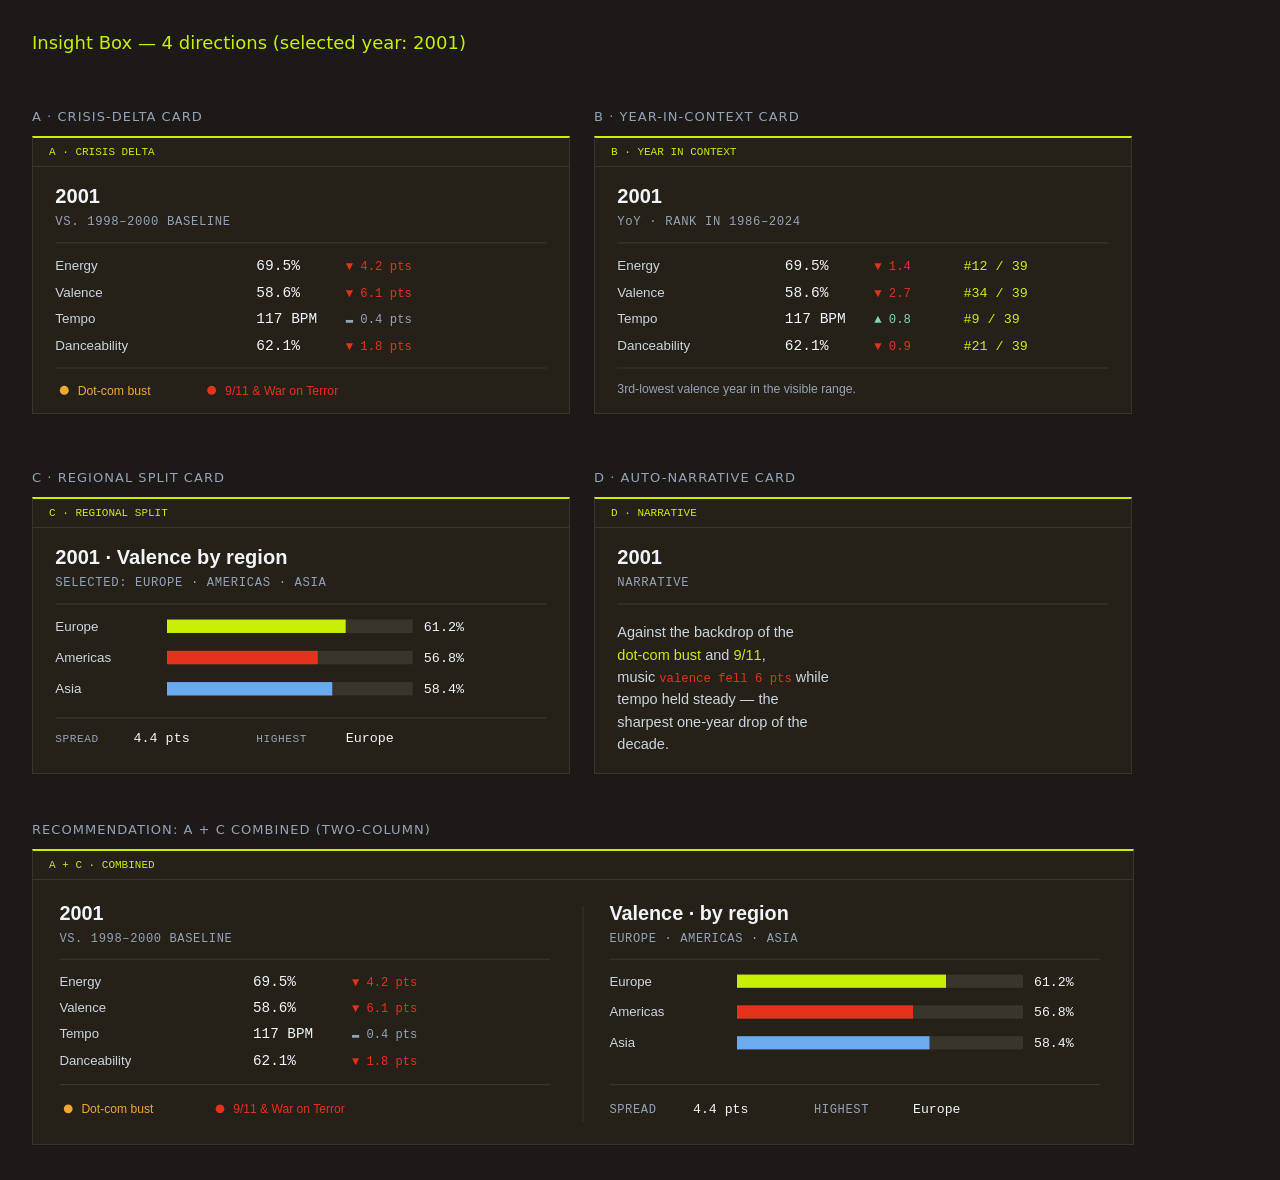
<file: insight-box-mockups.html>
<!DOCTYPE html>
<html lang="en">
<head>
<meta charset="UTF-8" />
<title>Insight Box Mockups</title>
<style>
  body {
    margin: 0;
    padding: 32px;
    background: #1c1916;
    color: #f1f5f9;
    font-family: Inter, system-ui, sans-serif;
  }
  h1 { font-size: 18px; margin: 0 0 24px; font-weight: 500; color: #c8f000; }
  h2 { font-size: 13px; margin: 32px 0 12px; color: #94a3b8; text-transform: uppercase; letter-spacing: 0.08em; font-weight: 500; }
  .grid { display: grid; grid-template-columns: 1fr 1fr; gap: 24px; max-width: 1100px; }
  .mock { background: #252018; border: 1px solid #3a352c; border-top: 2px solid #c8f000; padding: 0; }
  .mock-label { font-size: 11px; color: #c8f000; padding: 8px 16px; border-bottom: 1px solid #3a352c; font-family: 'JetBrains Mono', monospace; }
  svg { display: block; width: 100%; height: auto; }
</style>
</head>
<body>
<h1>Insight Box — 4 directions (selected year: 2001)</h1>

<div class="grid">

  <!-- A. CRISIS DELTA -->
  <div>
    <h2>A · Crisis-delta card</h2>
    <div class="mock">
      <div class="mock-label">A · CRISIS DELTA</div>
      <svg viewBox="0 0 480 220" xmlns="http://www.w3.org/2000/svg">
        <style>
          .title { font: 600 16px Inter, sans-serif; fill: #f1f5f9; }
          .sub   { font: 500 11px 'JetBrains Mono', monospace; fill: #94a3b8; letter-spacing: 0.05em; }
          .label { font: 400 12px Inter, sans-serif; fill: #cbd5e1; }
          .val   { font: 500 13px 'JetBrains Mono', monospace; fill: #f1f5f9; }
          .down  { font: 500 11px 'JetBrains Mono', monospace; fill: #e5321c; }
          .flat  { font: 500 11px 'JetBrains Mono', monospace; fill: #94a3b8; }
          .note  { font: 400 11px Inter, sans-serif; fill: #94a3b8; }
          .crisis{ font: 500 11px Inter, sans-serif; fill: #e5321c; }
        </style>
        <text x="20" y="32" class="title">2001</text>
        <text x="20" y="52" class="sub">VS. 1998–2000 BASELINE</text>

        <line x1="20" x2="460" y1="68" y2="68" stroke="#3a352c" stroke-width="1"/>

        <text x="20"  y="92"  class="label">Energy</text>
        <text x="200" y="92"  class="val">69.5%</text>
        <text x="280" y="92"  class="down">▼ 4.2 pts</text>

        <text x="20"  y="116" class="label">Valence</text>
        <text x="200" y="116" class="val">58.6%</text>
        <text x="280" y="116" class="down">▼ 6.1 pts</text>

        <text x="20"  y="140" class="label">Tempo</text>
        <text x="200" y="140" class="val">117 BPM</text>
        <text x="280" y="140" class="flat">▬ 0.4 pts</text>

        <text x="20"  y="164" class="label">Danceability</text>
        <text x="200" y="164" class="val">62.1%</text>
        <text x="280" y="164" class="down">▼ 1.8 pts</text>

        <line x1="20" x2="460" y1="180" y2="180" stroke="#3a352c" stroke-width="1"/>
        <circle cx="28" cy="200" r="4" fill="#f0a830"/>
        <text x="40" y="204" class="crisis" style="fill:#f0a830">Dot-com bust</text>
        <circle cx="160" cy="200" r="4" fill="#e5321c"/>
        <text x="172" y="204" class="crisis">9/11 &amp; War on Terror</text>
      </svg>
    </div>
  </div>

  <!-- B. YEAR IN CONTEXT -->
  <div>
    <h2>B · Year-in-context card</h2>
    <div class="mock">
      <div class="mock-label">B · YEAR IN CONTEXT</div>
      <svg viewBox="0 0 480 220" xmlns="http://www.w3.org/2000/svg">
        <style>
          .title { font: 600 16px Inter, sans-serif; fill: #f1f5f9; }
          .sub   { font: 500 11px 'JetBrains Mono', monospace; fill: #94a3b8; letter-spacing: 0.05em; }
          .label { font: 400 12px Inter, sans-serif; fill: #cbd5e1; }
          .val   { font: 500 13px 'JetBrains Mono', monospace; fill: #f1f5f9; }
          .down  { font: 500 11px 'JetBrains Mono', monospace; fill: #e5321c; }
          .up    { font: 500 11px 'JetBrains Mono', monospace; fill: #82d4be; }
          .rank  { font: 500 12px 'JetBrains Mono', monospace; fill: #c8f000; }
          .note  { font: 400 11px Inter, sans-serif; fill: #94a3b8; }
        </style>
        <text x="20" y="32" class="title">2001</text>
        <text x="20" y="52" class="sub">YoY · RANK IN 1986–2024</text>

        <line x1="20" x2="460" y1="68" y2="68" stroke="#3a352c" stroke-width="1"/>

        <text x="20"  y="92"  class="label">Energy</text>
        <text x="170" y="92"  class="val">69.5%</text>
        <text x="250" y="92"  class="down">▼ 1.4</text>
        <text x="330" y="92"  class="rank">#12 / 39</text>

        <text x="20"  y="116" class="label">Valence</text>
        <text x="170" y="116" class="val">58.6%</text>
        <text x="250" y="116" class="down">▼ 2.7</text>
        <text x="330" y="116" class="rank">#34 / 39</text>

        <text x="20"  y="140" class="label">Tempo</text>
        <text x="170" y="140" class="val">117 BPM</text>
        <text x="250" y="140" class="up">▲ 0.8</text>
        <text x="330" y="140" class="rank">#9 / 39</text>

        <text x="20"  y="164" class="label">Danceability</text>
        <text x="170" y="164" class="val">62.1%</text>
        <text x="250" y="164" class="down">▼ 0.9</text>
        <text x="330" y="164" class="rank">#21 / 39</text>

        <line x1="20" x2="460" y1="180" y2="180" stroke="#3a352c" stroke-width="1"/>
        <text x="20" y="202" class="note">3rd-lowest valence year in the visible range.</text>
      </svg>
    </div>
  </div>

  <!-- C. REGIONAL SPLIT -->
  <div>
    <h2>C · Regional split card</h2>
    <div class="mock">
      <div class="mock-label">C · REGIONAL SPLIT</div>
      <svg viewBox="0 0 480 220" xmlns="http://www.w3.org/2000/svg">
        <style>
          .title { font: 600 16px Inter, sans-serif; fill: #f1f5f9; }
          .sub   { font: 500 11px 'JetBrains Mono', monospace; fill: #94a3b8; letter-spacing: 0.05em; }
          .reg   { font: 400 12px Inter, sans-serif; fill: #cbd5e1; }
          .v     { font: 500 12px 'JetBrains Mono', monospace; fill: #f1f5f9; }
          .head  { font: 500 10px 'JetBrains Mono', monospace; fill: #94a3b8; letter-spacing: 0.05em; }
        </style>
        <text x="20" y="32" class="title">2001 · Valence by region</text>
        <text x="20" y="52" class="sub">SELECTED: EUROPE · AMERICAS · ASIA</text>

        <line x1="20" x2="460" y1="68" y2="68" stroke="#3a352c" stroke-width="1"/>

        <!-- Bars -->
        <text x="20" y="92" class="reg">Europe</text>
        <rect x="120" y="82" width="220" height="12" fill="#3a352c"/>
        <rect x="120" y="82" width="160" height="12" fill="#c8f000"/>
        <text x="350" y="92" class="v">61.2%</text>

        <text x="20" y="120" class="reg">Americas</text>
        <rect x="120" y="110" width="220" height="12" fill="#3a352c"/>
        <rect x="120" y="110" width="135" height="12" fill="#e5321c"/>
        <text x="350" y="120" class="v">56.8%</text>

        <text x="20" y="148" class="reg">Asia</text>
        <rect x="120" y="138" width="220" height="12" fill="#3a352c"/>
        <rect x="120" y="138" width="148" height="12" fill="#6aabf0"/>
        <text x="350" y="148" class="v">58.4%</text>

        <line x1="20" x2="460" y1="170" y2="170" stroke="#3a352c" stroke-width="1"/>
        <text x="20" y="192" class="head">SPREAD</text>
        <text x="90" y="192" class="v">4.4 pts</text>
        <text x="200" y="192" class="head">HIGHEST</text>
        <text x="280" y="192" class="v">Europe</text>
      </svg>
    </div>
  </div>

  <!-- D. AUTO NARRATIVE -->
  <div>
    <h2>D · Auto-narrative card</h2>
    <div class="mock">
      <div class="mock-label">D · NARRATIVE</div>
      <svg viewBox="0 0 480 220" xmlns="http://www.w3.org/2000/svg">
        <style>
          .title { font: 600 16px Inter, sans-serif; fill: #f1f5f9; }
          .sub   { font: 500 11px 'JetBrains Mono', monospace; fill: #94a3b8; letter-spacing: 0.05em; }
          .body  { font: 400 13px Inter, sans-serif; fill: #cbd5e1; }
          .accent{ font: 500 13px Inter, sans-serif; fill: #c8f000; }
          .down  { font: 500 13px Inter, sans-serif; fill: #e5321c; }
        </style>
        <text x="20" y="32" class="title">2001</text>
        <text x="20" y="52" class="sub">NARRATIVE</text>

        <line x1="20" x2="460" y1="68" y2="68" stroke="#3a352c" stroke-width="1"/>

        <text x="20" y="98" class="body">Against the backdrop of the</text>
        <text x="20" y="118"><tspan class="accent">dot-com bust</tspan><tspan class="body"> and </tspan><tspan class="accent">9/11</tspan><tspan class="body">,</tspan></text>
        <text x="20" y="138"><tspan class="body">music </tspan><tspan class="down">valence fell 6 pts</tspan><tspan class="body"> while</tspan></text>
        <text x="20" y="158" class="body">tempo held steady — the </text>
        <text x="20" y="178" class="body">sharpest one-year drop of the </text>
        <text x="20" y="198" class="body">decade.</text>
      </svg>
    </div>
  </div>

</div>

<h2 style="margin-top:48px">Recommendation: A + C combined (two-column)</h2>
<div class="mock" style="max-width:1100px;">
  <div class="mock-label">A + C · COMBINED</div>
  <svg viewBox="0 0 1000 240" xmlns="http://www.w3.org/2000/svg">
    <style>
      .title { font: 600 18px Inter, sans-serif; fill: #f1f5f9; }
      .sub   { font: 500 11px 'JetBrains Mono', monospace; fill: #94a3b8; letter-spacing: 0.05em; }
      .label { font: 400 12px Inter, sans-serif; fill: #cbd5e1; }
      .val   { font: 500 13px 'JetBrains Mono', monospace; fill: #f1f5f9; }
      .down  { font: 500 11px 'JetBrains Mono', monospace; fill: #e5321c; }
      .flat  { font: 500 11px 'JetBrains Mono', monospace; fill: #94a3b8; }
      .crisis{ font: 500 11px Inter, sans-serif; fill: #e5321c; }
      .v     { font: 500 12px 'JetBrains Mono', monospace; fill: #f1f5f9; }
      .reg   { font: 400 12px Inter, sans-serif; fill: #cbd5e1; }
    </style>
    <!-- Left column: crisis delta -->
    <text x="24" y="36" class="title">2001</text>
    <text x="24" y="56" class="sub">VS. 1998–2000 BASELINE</text>
    <line x1="24" x2="470" y1="72" y2="72" stroke="#3a352c"/>
    <text x="24"  y="96"  class="label">Energy</text>
    <text x="200" y="96"  class="val">69.5%</text>
    <text x="290" y="96"  class="down">▼ 4.2 pts</text>
    <text x="24"  y="120" class="label">Valence</text>
    <text x="200" y="120" class="val">58.6%</text>
    <text x="290" y="120" class="down">▼ 6.1 pts</text>
    <text x="24"  y="144" class="label">Tempo</text>
    <text x="200" y="144" class="val">117 BPM</text>
    <text x="290" y="144" class="flat">▬ 0.4 pts</text>
    <text x="24"  y="168" class="label">Danceability</text>
    <text x="200" y="168" class="val">62.1%</text>
    <text x="290" y="168" class="down">▼ 1.8 pts</text>
    <line x1="24" x2="470" y1="186" y2="186" stroke="#3a352c"/>
    <circle cx="32" cy="208" r="4" fill="#f0a830"/>
    <text x="44" y="212" class="crisis" style="fill:#f0a830">Dot-com bust</text>
    <circle cx="170" cy="208" r="4" fill="#e5321c"/>
    <text x="182" y="212" class="crisis">9/11 &amp; War on Terror</text>

    <!-- Divider -->
    <line x1="500" x2="500" y1="24" y2="220" stroke="#3a352c"/>

    <!-- Right column: regional split -->
    <text x="524" y="36" class="title">Valence · by region</text>
    <text x="524" y="56" class="sub">EUROPE · AMERICAS · ASIA</text>
    <line x1="524" x2="970" y1="72" y2="72" stroke="#3a352c"/>

    <text x="524" y="96" class="reg">Europe</text>
    <rect x="640" y="86" width="260" height="12" fill="#3a352c"/>
    <rect x="640" y="86" width="190" height="12" fill="#c8f000"/>
    <text x="910" y="96" class="v">61.2%</text>

    <text x="524" y="124" class="reg">Americas</text>
    <rect x="640" y="114" width="260" height="12" fill="#3a352c"/>
    <rect x="640" y="114" width="160" height="12" fill="#e5321c"/>
    <text x="910" y="124" class="v">56.8%</text>

    <text x="524" y="152" class="reg">Asia</text>
    <rect x="640" y="142" width="260" height="12" fill="#3a352c"/>
    <rect x="640" y="142" width="175" height="12" fill="#6aabf0"/>
    <text x="910" y="152" class="v">58.4%</text>

    <line x1="524" x2="970" y1="186" y2="186" stroke="#3a352c"/>
    <text x="524" y="212" class="sub">SPREAD</text>
    <text x="600" y="212" class="v">4.4 pts</text>
    <text x="710" y="212" class="sub">HIGHEST</text>
    <text x="800" y="212" class="v">Europe</text>
  </svg>
</div>

</body>
</html>
</file>
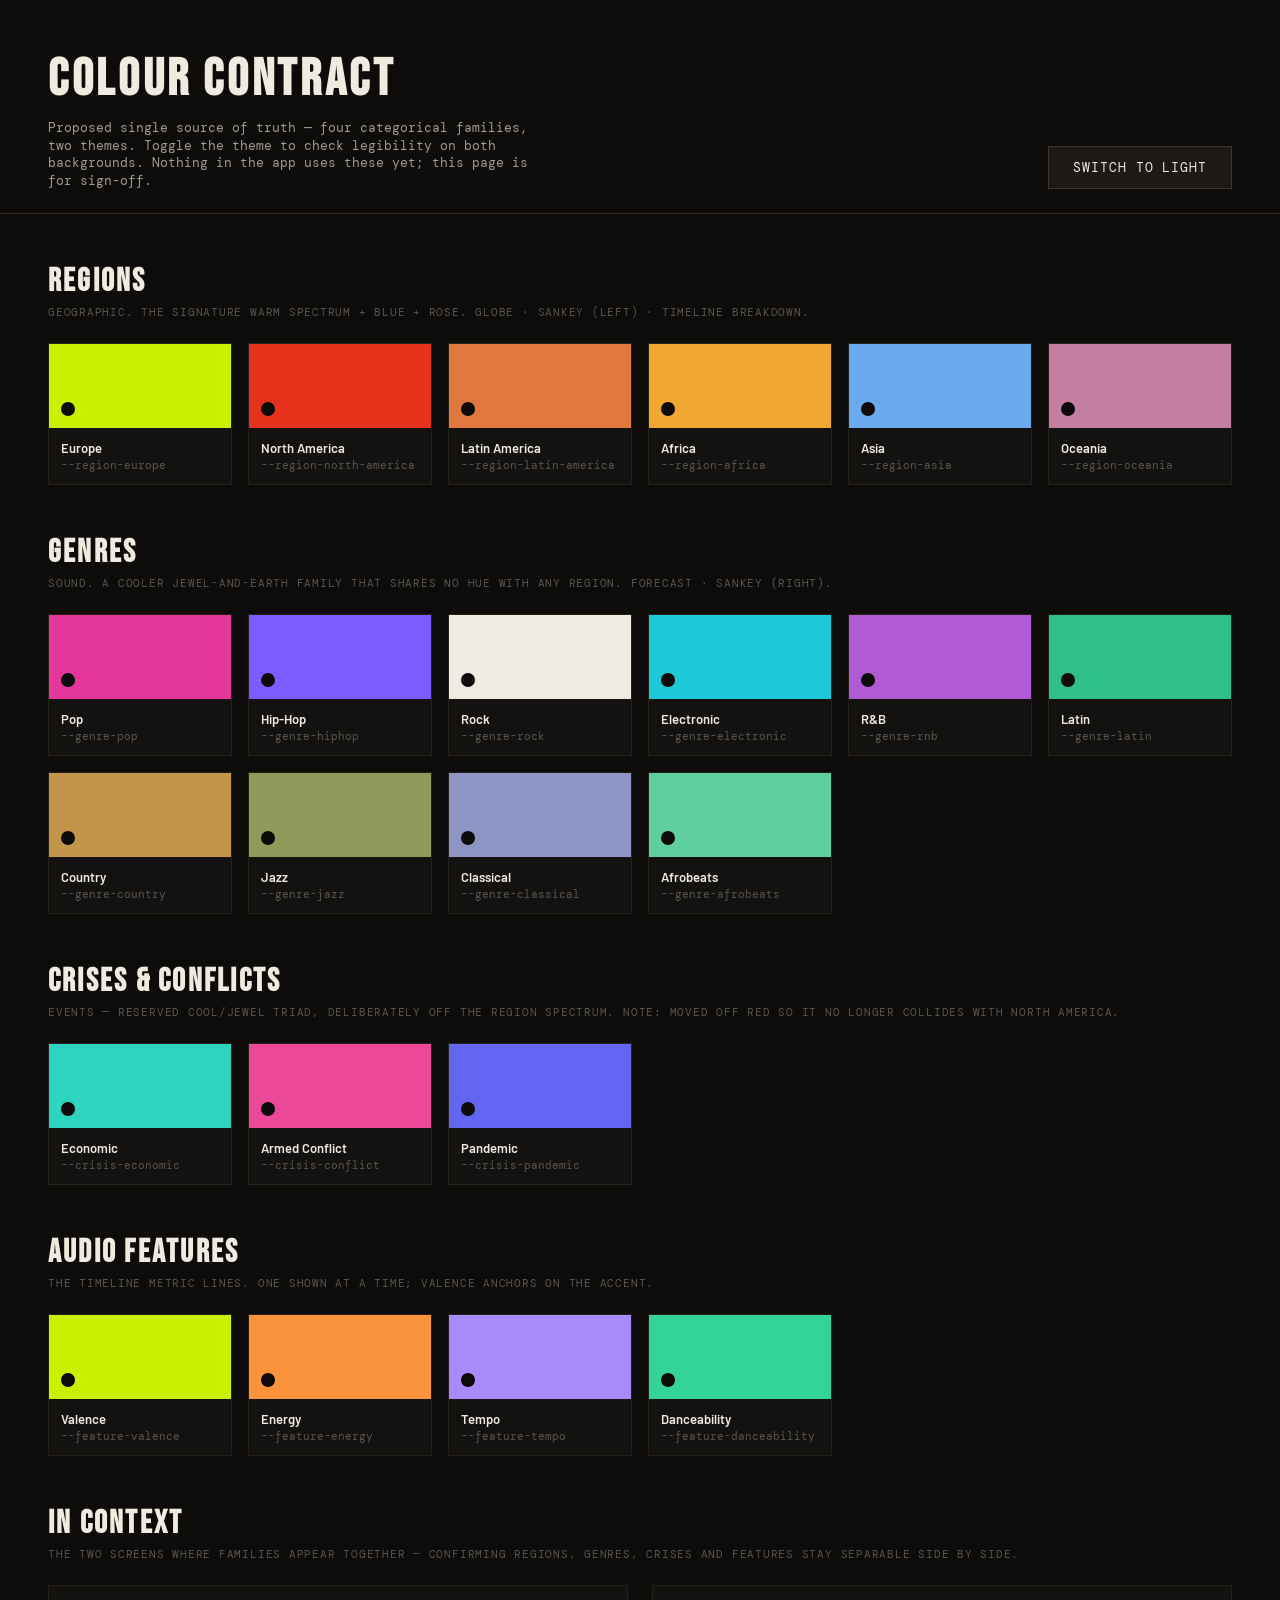
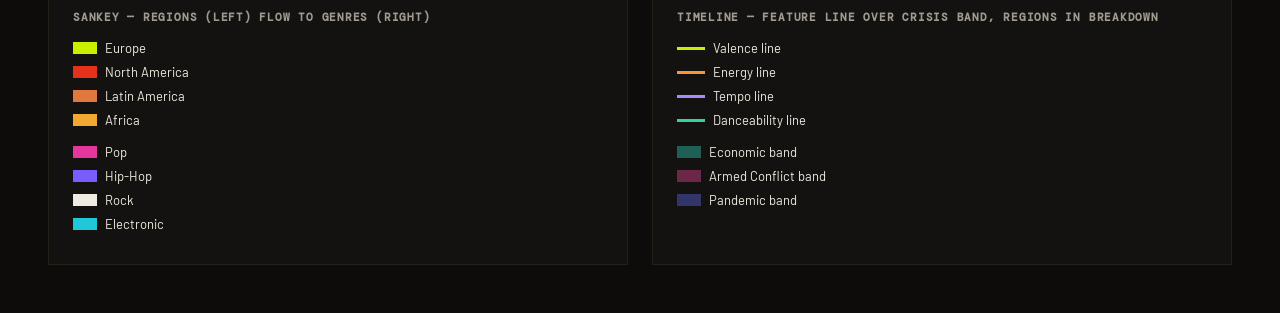
<file: palette.html>
<!DOCTYPE html>
<html lang="en">
<head>
<meta charset="UTF-8">
<meta name="viewport" content="width=device-width, initial-scale=1.0">
<title>Colour Contract — The Roots of Rhythm</title>
<link rel="icon" href="favicon.svg">
<link rel="stylesheet" href="css/variables.css">
<style>
  /* ──────────────────────────────────────────────────────────────
     PROPOSED CATEGORICAL TOKENS — review copy.
     These live here for visual sign-off only. Once approved they
     move into css/variables.css (:root + .light-mode) and become
     the single source of truth that every page's JS reads.
     ────────────────────────────────────────────────────────────── */
  :root {
    /* Regions (6) */
    --region-europe:        #c8f000;
    --region-north-america: #e5321c;
    --region-latin-america: #e07840;
    --region-africa:        #f0a830;
    --region-asia:          #6aabf0;
    --region-oceania:       #c47fa0;

    /* Genres (10) — own family, no hue shared with any region */
    --genre-pop:        #e5379b;  /* magenta  (was acid = Europe) */
    --genre-hiphop:     #7b5cff;  /* violet   (was red  = N. America) */
    --genre-rock:       #f0ebe0;  /* cream — neutral, theme-aware */
    --genre-electronic: #1fc8d8;  /* cyan */
    --genre-rnb:        #b15ad6;  /* plum */
    --genre-latin:      #2fbf8a;  /* emerald */
    --genre-country:    #c2954a;  /* wheat */
    --genre-jazz:       #8f9a5b;  /* olive */
    --genre-classical:  #8e94c4;  /* periwinkle */
    --genre-afrobeats:  #5fcf9e;  /* mint */

    /* Crises (3) — reserved cool/jewel family, off the region spectrum */
    --crisis-economic:  #2dd4bf;
    --crisis-conflict:  #ec4899;
    --crisis-pandemic:  #6366f1;

    /* Audio features (4) — the timeline metric lines */
    --feature-valence:      #c8f000;
    --feature-energy:       #fb923c;
    --feature-tempo:        #a78bfa;
    --feature-danceability: #34d399;
  }

  .light-mode {
    --region-europe:        #5c7400;
    --region-north-america: #c52d18;
    --region-latin-america: #bf5a22;
    --region-africa:        #aa7212;
    --region-asia:          #2f72c2;
    --region-oceania:       #9d4f78;

    --genre-pop:        #b81f70;  /* magenta */
    --genre-hiphop:     #5634c9;  /* violet */
    --genre-rock:       #4a4540;  /* charcoal */
    --genre-electronic: #0d8d9c;  /* cyan */
    --genre-rnb:        #843aa8;  /* plum */
    --genre-latin:      #15875f;  /* emerald */
    --genre-country:    #8a6526;  /* wheat */
    --genre-jazz:       #5f6a36;  /* olive */
    --genre-classical:  #565c8a;  /* periwinkle */
    --genre-afrobeats:  #1f8a63;  /* mint */

    --crisis-economic:  #0d8073;
    --crisis-conflict:  #b32568;
    --crisis-pandemic:  #4b45c0;

    --feature-valence:      #5c7400;
    --feature-energy:       #c75a10;
    --feature-tempo:        #6b3fd4;
    --feature-danceability: #0f8a5f;
  }

  * { box-sizing: border-box; }
  body {
    margin: 0;
    background: var(--bg-base);
    color: var(--text-primary);
    font-family: var(--font-body);
    transition: background var(--t-base), color var(--t-base);
  }

  header {
    padding: var(--sp-12) var(--sp-12) var(--sp-6);
    border-bottom: 1px solid var(--rule);
    display: flex;
    align-items: flex-end;
    justify-content: space-between;
    gap: var(--sp-6);
    flex-wrap: wrap;
  }
  h1 {
    font-family: var(--font-display);
    font-size: var(--size-2xl);
    letter-spacing: var(--tracking-wide);
    margin: 0 0 var(--sp-2);
    color: var(--text-primary);
  }
  .sub {
    font-family: var(--font-mono);
    font-size: var(--size-sm);
    color: var(--text-secondary);
    max-width: 60ch;
    line-height: var(--leading-snug);
  }

  .toggle {
    font-family: var(--font-mono);
    font-size: var(--size-sm);
    letter-spacing: var(--tracking-wide);
    text-transform: uppercase;
    background: var(--bg-elevated);
    color: var(--text-primary);
    border: 1px solid var(--rule-light);
    padding: var(--sp-3) var(--sp-6);
    cursor: pointer;
    transition: all var(--t-fast);
    white-space: nowrap;
  }
  .toggle:hover { border-color: var(--acid); color: var(--acid); }

  main { padding: var(--sp-12); display: flex; flex-direction: column; gap: var(--sp-12); }

  section h2 {
    font-family: var(--font-display);
    font-size: var(--size-xl);
    letter-spacing: var(--tracking-wide);
    margin: 0 0 var(--sp-1);
  }
  section .note {
    font-family: var(--font-mono);
    font-size: var(--size-xs);
    color: var(--text-muted);
    margin: 0 0 var(--sp-6);
    letter-spacing: var(--tracking-wide);
    text-transform: uppercase;
  }

  .swatches {
    display: grid;
    grid-template-columns: repeat(auto-fill, minmax(180px, 1fr));
    gap: var(--sp-4);
  }
  .swatch {
    border: 1px solid var(--border);
    background: var(--bg-surface);
  }
  .chip {
    height: 84px;
    display: flex;
    align-items: flex-end;
    padding: var(--sp-3);
  }
  .chip .dot {
    width: 14px; height: 14px; border-radius: 50%;
    background: var(--bg-base);
    border: 2px solid rgba(0,0,0,0.25);
  }
  .meta { padding: var(--sp-3); }
  .meta .name {
    font-family: var(--font-body);
    font-weight: var(--weight-semibold);
    font-size: var(--size-sm);
  }
  .meta .token {
    font-family: var(--font-mono);
    font-size: var(--size-xs);
    color: var(--text-muted);
    margin-top: 2px;
  }

  /* On-chart context: a tiny demo showing the families in their real roles */
  .demo {
    display: grid;
    grid-template-columns: repeat(auto-fit, minmax(280px, 1fr));
    gap: var(--sp-6);
    margin-top: var(--sp-6);
  }
  .demo .card {
    border: 1px solid var(--border);
    background: var(--bg-surface);
    padding: var(--sp-6);
  }
  .demo .card h3 {
    font-family: var(--font-mono);
    font-size: var(--size-xs);
    text-transform: uppercase;
    letter-spacing: var(--tracking-wide);
    color: var(--text-secondary);
    margin: 0 0 var(--sp-4);
  }
  .legend-row { display: flex; align-items: center; gap: var(--sp-2); font-size: var(--size-sm); margin-bottom: var(--sp-2); }
  .legend-row .sq { width: 24px; height: 12px; }
  .legend-row .ln { width: 28px; height: 3px; }
</style>
</head>
<body>
<header>
  <div>
    <h1>Colour Contract</h1>
    <div class="sub">Proposed single source of truth — four categorical families, two themes. Toggle the theme to check legibility on both backgrounds. Nothing in the app uses these yet; this page is for sign-off.</div>
  </div>
  <button class="toggle" id="themeBtn">Switch to light</button>
</header>

<main>
  <section>
    <h2>Regions</h2>
    <p class="note">Geographic. The signature warm spectrum + blue + rose. Globe · Sankey (left) · Timeline breakdown.</p>
    <div class="swatches" id="regions"></div>
  </section>

  <section>
    <h2>Genres</h2>
    <p class="note">Sound. A cooler jewel-and-earth family that shares no hue with any region. Forecast · Sankey (right).</p>
    <div class="swatches" id="genres"></div>
  </section>

  <section>
    <h2>Crises &amp; Conflicts</h2>
    <p class="note">Events — reserved cool/jewel triad, deliberately off the region spectrum. Note: moved off red so it no longer collides with North America.</p>
    <div class="swatches" id="crises"></div>
  </section>

  <section>
    <h2>Audio features</h2>
    <p class="note">The timeline metric lines. One shown at a time; valence anchors on the accent.</p>
    <div class="swatches" id="features"></div>
  </section>

  <section>
    <h2>In context</h2>
    <p class="note">The two screens where families appear together — confirming regions, genres, crises and features stay separable side by side.</p>
    <div class="demo">
      <div class="card">
        <h3>Sankey — regions (left) flow to genres (right)</h3>
        <div id="demoSankey"></div>
      </div>
      <div class="card">
        <h3>Timeline — feature line over crisis band, regions in breakdown</h3>
        <div id="demoTimeline"></div>
      </div>
    </div>
  </section>
</main>

<script>
  const FAMILIES = {
    regions: [
      ['Europe', '--region-europe'], ['North America', '--region-north-america'],
      ['Latin America', '--region-latin-america'], ['Africa', '--region-africa'],
      ['Asia', '--region-asia'], ['Oceania', '--region-oceania'],
    ],
    genres: [
      ['Pop', '--genre-pop'], ['Hip-Hop', '--genre-hiphop'], ['Rock', '--genre-rock'],
      ['Electronic', '--genre-electronic'], ['R&B', '--genre-rnb'], ['Latin', '--genre-latin'],
      ['Country', '--genre-country'], ['Jazz', '--genre-jazz'], ['Classical', '--genre-classical'],
      ['Afrobeats', '--genre-afrobeats'],
    ],
    crises: [
      ['Economic', '--crisis-economic'], ['Armed Conflict', '--crisis-conflict'], ['Pandemic', '--crisis-pandemic'],
    ],
    features: [
      ['Valence', '--feature-valence'], ['Energy', '--feature-energy'],
      ['Tempo', '--feature-tempo'], ['Danceability', '--feature-danceability'],
    ],
  };

  function render(id, items) {
    const root = document.getElementById(id);
    root.innerHTML = items.map(([name, token]) => `
      <div class="swatch">
        <div class="chip" style="background:var(${token})"><span class="dot"></span></div>
        <div class="meta"><div class="name">${name}</div><div class="token">${token}</div></div>
      </div>`).join('');
  }
  Object.entries(FAMILIES).forEach(([id, items]) => render(id, items));

  // contextual demos
  document.getElementById('demoSankey').innerHTML =
    FAMILIES.regions.slice(0,4).map(([n,t]) => `<div class="legend-row"><span class="sq" style="background:var(${t})"></span>${n}</div>`).join('')
    + '<div style="height:8px"></div>'
    + FAMILIES.genres.slice(0,4).map(([n,t]) => `<div class="legend-row"><span class="sq" style="background:var(${t})"></span>${n}</div>`).join('');

  document.getElementById('demoTimeline').innerHTML =
    FAMILIES.features.map(([n,t]) => `<div class="legend-row"><span class="ln" style="background:var(${t})"></span>${n} line</div>`).join('')
    + '<div style="height:8px"></div>'
    + FAMILIES.crises.map(([n,t]) => `<div class="legend-row"><span class="sq" style="background:var(${t});opacity:.4"></span>${n} band</div>`).join('');

  const btn = document.getElementById('themeBtn');
  btn.addEventListener('click', () => {
    document.body.classList.toggle('light-mode');
    document.documentElement.classList.toggle('light-mode');
    const light = document.body.classList.contains('light-mode');
    btn.textContent = light ? 'Switch to dark' : 'Switch to light';
  });
</script>
</body>
</html>
</file>
<file: css/variables.css>
/**
 * variables.css — Dead Wax Design System
 * The Roots of Rhythm
 *
 * Aesthetic: Concert poster meets data journal.
 * Warm darks, single acid accent, editorial typography, no rounded corners.
 */

@import url('https://fonts.googleapis.com/css2?family=Bebas+Neue&family=DM+Mono:ital,wght@0,300;0,400;0,500;1,300&family=Barlow:ital,wght@0,300;0,400;0,500;0,600;0,700;1,300;1,400&display=swap');

:root {
  /* ─── Backgrounds (warm darks — not cold blue-black) ─────── */
  --bg-base:     #0e0c0a;
  --bg-surface:  #141210;
  --bg-elevated: #1c1916;
  --bg-inset:    #0a0908;
  --globe-base:  #0e0c0a; /* network-map sphere fill — matches bg in dark mode */
  --globe-atmo:  #7a6f5e; /* network-map atmosphere halo */

  /* ─── THE Accent — acid chartreuse. One colour. Use sparingly. ── */
  --acid:        #c8f000;
  --acid-dim:    rgba(200, 240, 0, 0.08);
  --acid-mid:    rgba(200, 240, 0, 0.22);
  --acid-border: rgba(200, 240, 0, 0.35);

  /* ─── Supporting palette ─────────────────────────────────── */
  --red:         #e5321c;
  --red-dim:     rgba(229, 50, 28, 0.10);
  --amber:       #f0a830;
  --blue-cool:   #6aabf0;
  --sage:        #82d4be;
  --rose:        #c47fa0;
  --cream:       #f0ebe0;

  /* ─── Categorical data families ──────────────────────────────
     Single source of truth for every chart. Four families, each
     visually distinct from the others; every token is re-tuned in
     .light-mode below. JS reads these via js/colors.js — never
     hardcode a categorical hex in a page again. */

  /* Regions (6) — the signature hot spectrum + blue + rose */
  --region-europe:        #c8f000;
  --region-north-america: #e5321c;
  --region-latin-america: #e07840;
  --region-africa:        #f0a830;
  --region-asia:          #6aabf0;
  --region-oceania:       #c47fa0;

  /* Genres (10) — own family, shares no hue with any region */
  --genre-pop:        #e5379b;  /* magenta */
  --genre-hiphop:     #7b5cff;  /* violet */
  --genre-rock:       #f0ebe0;  /* cream — neutral, theme-aware */
  --genre-electronic: #1fc8d8;  /* cyan */
  --genre-rnb:        #b15ad6;  /* plum */
  --genre-latin:      #2fbf8a;  /* emerald */
  --genre-country:    #c2954a;  /* wheat */
  --genre-jazz:       #8f9a5b;  /* olive */
  --genre-classical:  #8e94c4;  /* periwinkle */
  --genre-afrobeats:  #5fcf9e;  /* mint */

  /* Crises (3) — reserved cool/jewel triad, off the region spectrum */
  --crisis-economic:  #2dd4bf;  /* teal */
  --crisis-conflict:  #ec4899;  /* magenta */
  --crisis-pandemic:  #6366f1;  /* indigo */

  /* Audio features (4) — the timeline metric lines */
  --feature-valence:      #c8f000;
  --feature-energy:       #fb923c;
  --feature-tempo:        #a78bfa;
  --feature-danceability: #34d399;

  /* ─── Text ───────────────────────────────────────────────── */
  --text-primary:   #f0ebe0;
  --text-secondary: #a09a90;
  --text-muted:     #5a5550;
  --text-acid:      var(--acid);

  /* ─── Borders & rules ────────────────────────────────────── */
  --border:        #252018;
  --rule:          #322c24;
  --rule-light:    #3e3830;

  /* ─── Status ─────────────────────────────────────────────── */
  --success: #2fbf8a;   /* emerald — positive / "all-time high" indicators */
  --danger:  var(--red);
  --warning: var(--amber);

  /* ─── Typography ─────────────────────────────────────────── */
  --font-display: 'Bebas Neue', 'Impact', sans-serif;
  --font-mono:    'DM Mono', 'Courier New', monospace;
  --font-body:    'Barlow', system-ui, sans-serif;

  --size-xs:   11px;
  --size-sm:   13px;
  --size-base: 15px;
  --size-md:   18px;
  --size-lg:   24px;
  --size-xl:   32px;
  --size-2xl:  52px;
  --size-3xl:  80px;
  --size-hero: clamp(5.5rem, 13vw, 11rem);

  --weight-light:    300;
  --weight-regular:  400;
  --weight-medium:   500;
  --weight-semibold: 600;
  --weight-bold:     700;

  --leading-tight:  1.0;
  --leading-snug:   1.35;
  --leading-normal: 1.65;
  --leading-loose:  1.9;

  --tracking-tight:  -0.01em;
  --tracking-normal: 0;
  --tracking-wide:   0.07em;
  --tracking-wider:  0.14em;

  /* ─── Layout ─────────────────────────────────────────────── */
  --nav-height:    56px;
  --sidebar-width: 224px;

  /* ─── Spacing (4-base) ────────────────────────────────────── */
  --sp-1:  4px;
  --sp-2:  8px;
  --sp-3:  12px;
  --sp-4:  16px;
  --sp-6:  24px;
  --sp-8:  32px;
  --sp-12: 48px;
  --sp-16: 64px;
  --sp-24: 96px;

  /* ─── Radii — almost none ────────────────────────────────── */
  --radius-sm: 2px;
  --radius-md: 2px;
  --radius-lg: 3px;
  --radius-xl: 3px;
  --radius-full: 1px;

  /* ─── Shadows ─────────────────────────────────────────────── */
  --shadow-sm:   0 1px 4px rgba(0,0,0,0.55);
  --shadow-md:   0 4px 24px rgba(0,0,0,0.65);
  --shadow-lg:   0 10px 48px rgba(0,0,0,0.75);
  --shadow-acid: 0 0 40px var(--acid-dim), 0 0 1px var(--acid-border);

  /* ─── Transitions ─────────────────────────────────────────── */
  --t-fast: 110ms ease;
  --t-base: 200ms ease;
  --t-slow: 360ms ease;

  /* ─── Z-index ─────────────────────────────────────────────── */
  --z-base:    1;
  --z-sidebar: 100;
  --z-nav:     200;
  --z-tooltip: 300;
}

/* ─── Light Mode Overrides ─────────────────────────────────── */
.light-mode {
  /* Cream backgrounds — moving from dark to light paper aesthetic */
  --bg-base:     #f0ebe0; /* The project's 'cream' colour */
  --bg-surface:  #e6e1d5;
  --bg-elevated: #dfdace;
  --bg-inset:    #e0dbcc;
  --globe-base:  #ddd3bf; /* soft parchment — a touch darker than cream so the sphere reads, without going muddy */
  --globe-atmo:  #b9a98c; /* lighter warm halo to match the light paper */

  /* The accent is changed from acid chartreuse to a darker moss green in light mode for better readability */
  --acid:        #465c00;
  --acid-dim:    rgba(70, 92, 0, 0.08);
  --acid-mid:    rgba(70, 92, 0, 0.22);
  --acid-border: rgba(70, 92, 0, 0.35);

  /* ─── Categorical families — light-tuned for cream paper ─────── */
  --region-europe:        #5c7400;
  --region-north-america: #c52d18;
  --region-latin-america: #bf5a22;
  --region-africa:        #aa7212;
  --region-asia:          #2f72c2;
  --region-oceania:       #9d4f78;

  --genre-pop:        #b81f70;
  --genre-hiphop:     #5634c9;
  --genre-rock:       #4a4540;  /* charcoal so it stays legible on cream */
  --genre-electronic: #0d8d9c;
  --genre-rnb:        #843aa8;
  --genre-latin:      #15875f;
  --genre-country:    #8a6526;
  --genre-jazz:       #5f6a36;
  --genre-classical:  #565c8a;
  --genre-afrobeats:  #1f8a63;

  --crisis-economic:  #0d8073;
  --crisis-conflict:  #b32568;
  --crisis-pandemic:  #4b45c0;

  --feature-valence:      #5c7400;
  --feature-energy:       #c75a10;
  --feature-tempo:        #6b3fd4;
  --feature-danceability: #0f8a5f;

  /* Text — inverse of dark mode */
  --text-primary:   #1c1916;
  --text-secondary: #4a4540;
  --text-muted:     #7a7570;
  
  /* Borders — darker on light background */
  --border:        #d5d0c5;
  --rule:          #c5c0b5;
  --rule-light:    #b5b0a5;

  /* Status — emerald darkens so it stays readable on cream paper */
  --success:       #15875f;

  /* Shadows — softer, more natural on light paper */
  --shadow-sm:   0 1px 4px rgba(0,0,0,0.1);
  --shadow-md:   0 4px 12px rgba(0,0,0,0.12);
  --shadow-lg:   0 10px 24px rgba(0,0,0,0.15);
}

/* ─── Color Blindness Overrides ──────────────────────────────
   Using Blue-Orange/Yellow-Blue spectrums to ensure contrast
   for color-deficient vision as recommended in accessibility guidelines.
───────────────────────────────────────────────────────────── */

/* Protanopia (Red-Blind) & Deuteranopia (Green-Blind)
   Rely on Blue/Yellow contrast since Red/Green distinguishability is lost. */
.theme-protanopia,
.theme-deuteranopia {
  /* Regions */
  --region-europe:        #FFC20A; /* Bright Yellow */
  --region-north-america: #0C7BDC; /* Strong Blue */
  --region-latin-america: #E66100; /* Orange */
  --region-africa:        #5D3A9B; /* Deep Purple */
  --region-asia:          #994F00; /* Dark Orange/Brown */
  --region-oceania:       #40B0A6; /* Teal */

  /* Genres */
  --genre-pop:        #0C7BDC;
  --genre-hiphop:     #FFC20A;
  --genre-rock:       #E66100;
  --genre-electronic: #40B0A6;
  --genre-rnb:        #5D3A9B;
  --genre-latin:      #994F00;
  --genre-country:    #D35FB7; /* Accessible Pink */
  --genre-jazz:       #1A85FF; /* Light Blue */
  --genre-classical:  #FEFE62; /* Light Yellow */
  --genre-afrobeats:  #D41159; /* Magenta-ish */

  /* Crises */
  --crisis-economic:  #1A85FF;
  --crisis-conflict:  #D41159;
  --crisis-pandemic:  #FFC20A;
  
  /* Status */
  --danger:  #D41159;
  --success: #1A85FF;
}

/* Tritanopia (Blue-Blind)
   Rely on Red/Cyan contrast since Blue/Yellow distinguishability is lost. */
.theme-tritanopia {
  /* Regions */
  --region-europe:        #E66100; /* Orange */
  --region-north-america: #40B0A6; /* Teal */
  --region-latin-america: #D41159; /* Magenta-Red */
  --region-africa:        #FFC20A; /* Yellow */
  --region-asia:          #5D3A9B; /* Deep Purple */
  --region-oceania:       #1A85FF; /* Light Blue */

  /* Genres */
  --genre-pop:        #40B0A6;
  --genre-hiphop:     #E66100;
  --genre-rock:       #D41159;
  --genre-electronic: #FFC20A;
  --genre-rnb:        #1A85FF;
  --genre-latin:      #5D3A9B;
  --genre-country:    #D35FB7;
  --genre-jazz:       #0C7BDC;
  --genre-classical:  #FEFE62;
  --genre-afrobeats:  #994F00;

  /* Crises */
  --crisis-economic:  #40B0A6;
  --crisis-conflict:  #E66100;
  --crisis-pandemic:  #D41159;
  
  /* Status */
  --danger:  #E66100;
  --success: #40B0A6;
}
</file>
